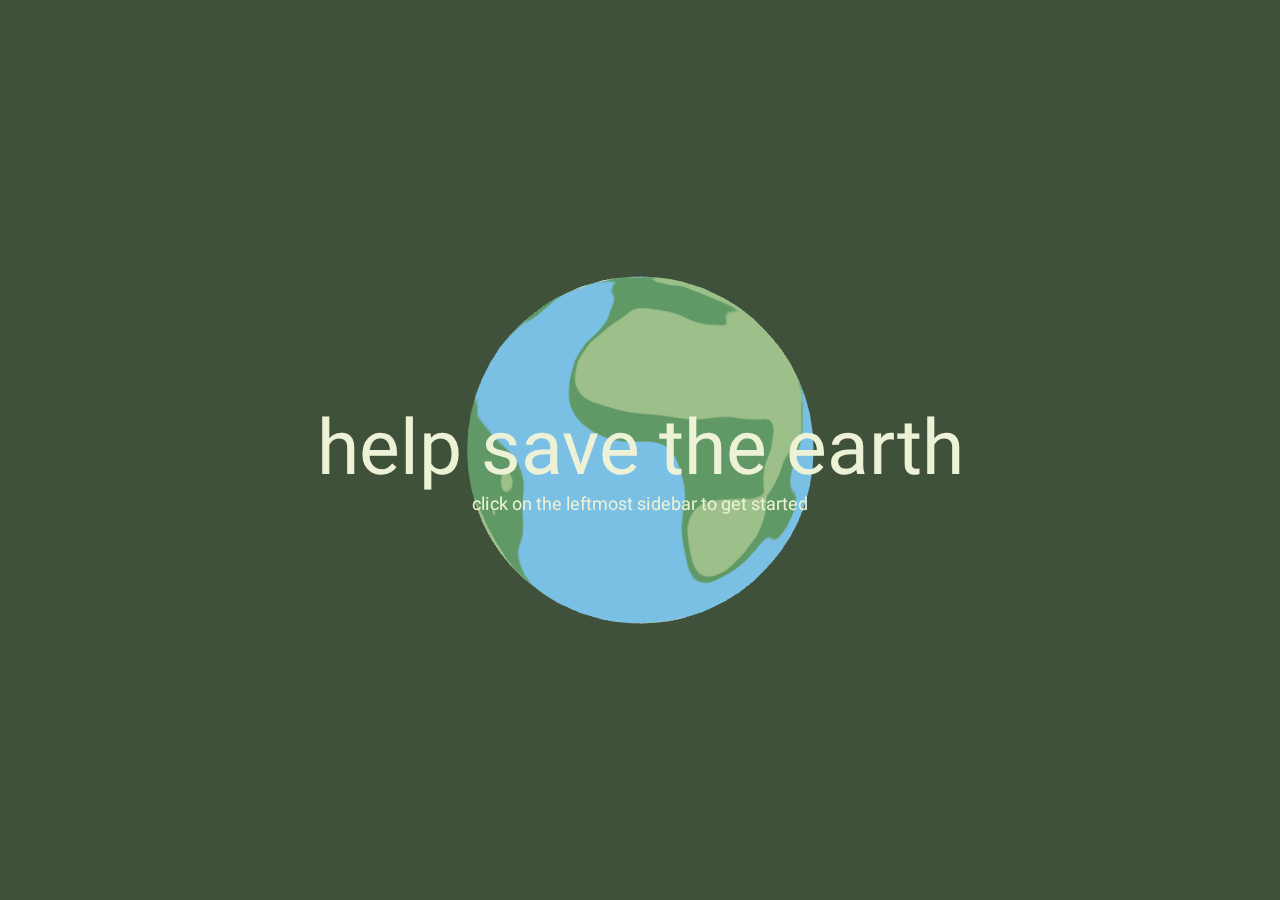
<file: pages/default.html>
﻿<!DOCTYPE html>
<html lang="en">
    <head>
        <meta charset="UTF-8" />
        <meta name="viewport" content="width=device-width, initial-scale=1.0" />
        <link rel="stylesheet" href="../css/vars.css" />
        <link rel="stylesheet" href="../css/shared.css" />
        <link rel="stylesheet" href="../css/pages/default.css" />
        <link rel="icon" href="./favicon.ico" type="image/x-icon" />

        <title>hi hungry</title>
    </head>
    <body>
        <script src="../js/libraries/threejs/three.min.js"></script>

        <script type="importmap">
            {
                "imports": {
                    "three": "../js/libraries/threejs/three.module.js",
                    "three/addons/": "../js/libraries/threejs/jsm/"
                }
            }
        </script>

        <div class="title">
            help <span>save</span> the earth
        </div>
        <div class="description"><span class="just-mobile-things"></span></div>

        <script src="../js/pages/default.js" type="module"></script>
    </body>
</html>
</file>
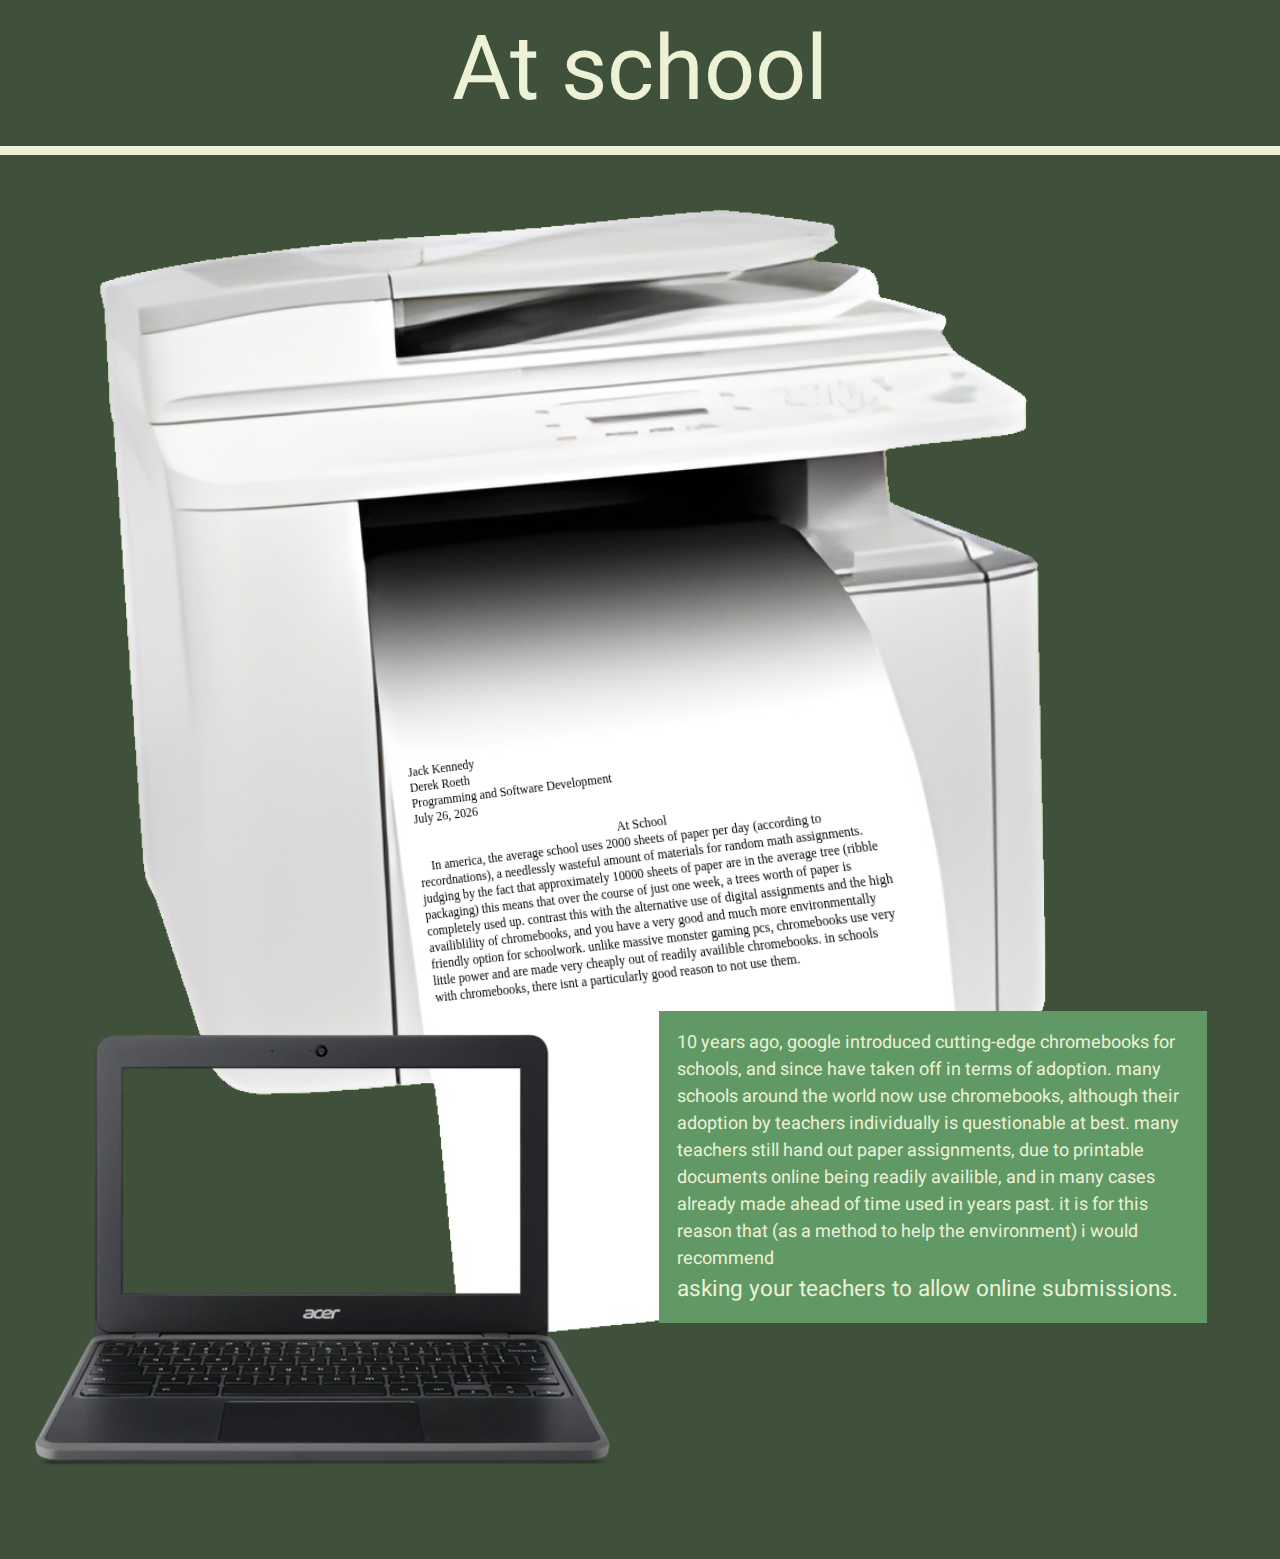
<file: pages/school.html>
﻿<!DOCTYPE html>
<html lang="en">
    <head>
        <meta charset="UTF-8" />
        <meta name="viewport" content="width=device-width, initial-scale=1.0" />
        <link rel="stylesheet" href="../css/vars.css" />
        <link rel="stylesheet" href="../css/shared.css" />
        <link rel="stylesheet" href="../css/pages/shared.css" />
        <link rel="stylesheet" href="../css/pages/school.css" />
        <link rel="icon" href="./favicon.ico" type="image/x-icon" />

        <title>hi hungry</title>
    </head>
    <body>
        <div class="page-top-spacer"></div>
        <div class="title">At school</div>
        <div class="page-horizontal-line"></div>

        <div class="big-printer-thing">
            <img
                src="../assets/pages/school/printer/printer.png"
                class="main-largest-printer"
            />
            <div class="printer-text-container">
                <div class="main-largest-printer-text">
                    Jack Kennedy<br>
                    Derek Roeth<br>
                    Programming and Software Development<br>
                    <span id="mla-date"></span><br>
                    <br> <!--mla has an empty sapce here-->
                    <div class="mla-title">At School</div>
                    &nbsp;&nbsp;&nbsp;&nbsp;In america, the average school uses 2000 sheets of paper per day (according to recordnations), a needlessly wasteful amount of materials for random math assignments. judging by the fact that approximately 10000 sheets of paper are in the average tree (ribble packaging) this means that over the course of just one week, a trees worth of paper is completely used up. contrast this with the alternative use of digital assignments and the high availiblility of chromebooks, and you have a very good and much more environmentally friendly option for schoolwork. unlike massive monster gaming pcs, chromebooks use very little power and are made very cheaply out of readily availible chromebooks. in schools with chromebooks, there isnt a particularly good reason to not use them.
                </div>
            </div>
        </div>

        <div class="chromebook-container">
            <div class="chromebook-img-container">
                <img src="../assets/pages/school/chromebook/chromebook.png">
            </div>

            <div class="chromebook-video-container">
                <iframe class="chromebook-video" src="https://www.youtube.com/embed/mSbZQNJwPuI" title="Chromebooks for Education Overview" frameborder="0" allow="accelerometer; autoplay; clipboard-write; encrypted-media; gyroscope; picture-in-picture; web-share" allowfullscreen></iframe>
            </div>
        </div>
        
        <div class="document-container">
            <div class="document">
                10 years ago, google introduced cutting-edge chromebooks for schools, and since have taken off in terms of adoption. many schools around the world now use chromebooks, although their adoption by teachers individually is questionable at best. many teachers still hand out paper assignments, due to printable documents online being readily availible, and in many cases already made ahead of time used in years past. it is for this reason that (as a method to help the environment) i would recommend<br><span class="document-larger-text">asking your teachers to allow online submissions.</span><br>
            </div>
        </div>

        <script src="../js/pages/school.js" type="module"></script>
    </body>
</html>
</file>
<file: css/vars.css>
:root {
    --text-color: #EDF1D6; /*#E1DCDC;*/
    --background-color: #40513B; /*#313131;*/
    --darkest-color: #40513B; /*#1E2323*/
    --really-epic-color: #609966;
    --hover-color: #9DC08B;

    --gold: rgb(255, 204, 0);
}
</file>
<file: css/shared.css>
/*#region font*/

@import url('https://fonts.googleapis.com/css2?family=Roboto:wght@900&display=swap');
@import url('https://fonts.googleapis.com/css2?family=Heebo:wght@900&display=swap');

body {
    font-family: 'Heebo', 'Roboto', sans-serif;
    color: var(--text-color);
}

/*#endregion font*/

/*#region background*/

html, body {
    background-color: var(--background-color);
    margin: 0;
}

/*#endregion background*/

/*#region fade in on load*/

* {
    animation: entrance 750ms; 
}

@keyframes entrance {
    0% {
        opacity: 0;
    }
    100% {
        opacity: 1;
    }
}

/*#endregion fade in on load*/

/*#region force left align*/

.leftalign {
    display: inline-block;
}

/*#endregion force left align*/

/*#region pretty links*/

a {
    color: var(--text-color);
    text-decoration: none;
    transition: color 400ms;
}

a:hover {
    color:white;
}

/*#endregion pretty links*/



/*

##===============================##
|| guru meditation; keep it calm ||
##===============================##

*/
</file>
<file: css/pages/default.css>
#c {
    position: fixed;
    transition: 400ms;
    z-index: 0;
    image-rendering: optimizeQuality;
}

div.title:hover ~ #c {
    transform: scale(1.1);
}

* {
    overflow: hidden;
}

div.title {
    position: fixed;
    left: 50vw;
    top: 50vh;
    transform: translate(-50%, -50%);
    z-index: 1;
    text-align: center;
    transition: 400ms;
    font-size: 6vw;
    user-select: none;
    width: max-content;
}

div.title:hover {
    transform: translate(-50%, -50%) scale(1.1);
}

div.title > span {
    transition: 400ms;
}

div.title:hover > span {
    font-size: 150%;
    text-shadow: rgb(255, 204, 0) 0.25vh 0 2.5vh;
}

div.description {
    position: fixed;
    left: 50vw;
    top: 56vh;
    transform: translate(-50%, -50%);
    z-index: 1;
    transition: 400ms;
    user-select: none;
    font-size: 2vh;
}

div.title:hover ~ div.description {
    top: 58vh;
    font-size: 2.4vh;
}

div.description > span:before {
    content: "click on the leftmost sidebar to get started";
}

@media (pointer:none), (pointer:coarse) {
    div.description > span:before {
        content: "tap the arrows to learn more";
    }
}
</file>
<file: css/pages/shared.css>
html {
    overflow-x: hidden;
}

div.title {
    font-size: 10vh;
    text-align: center;
}

div.page-top-spacer {
    height: 0.6vh;
}

div.page-horizontal-line {
    width: 100vw;
    height: 1vh;
    margin-top: 1vh;
    background-color: var(--text-color);
}

/*

@media (max-aspect-ratio: 1/1) { /* on vertically oriented devices */
/*    div.title {

    }
}

@media (min-aspect-ratio: 1/1) { /* on horizontally oriented devices */
/*    div.title {

    }
}

*/

@media (min-aspect-ratio: 21/9) { /* ULTRAWIDE */
    div.title {
        text-align: center;
    }
}
</file>
<file: css/pages/school.css>
.main-largest-printer {
    width: 90vw;
    margin: auto;
    position: absolute;
}

.main-largest-printer-text {
    color: black;
    font-family: 'Times New Roman', Times, serif;
    position: absolute;
    left: 32vw;
    top: 46vw;
    transform: scaleX(1) scaleY(1) scaleZ(1) rotateX(9deg) rotateY(-8deg) rotateZ(-10deg);
    font-size: 1vw;
    width: 37vw;
}

.printer-text-container {
    perspective: 1000px;
    perspective-origin: 50% 50%;
}

.mla-title {
    text-align: center;
}

.big-printer-thing {
    position: relative;
}

/*#region chromebook*/

.chromebook-container {
    position: relative;
    top: 67vw;
    width: 50vw;
}

.chromebook-img-container {
    position: absolute;
    width: 50vw;
}

.chromebook-img-container > img {
    width: 100%;
}

.chromebook-video {
    position: absolute;
    top: 4.33vw;
    left: 9.55vw;
    width: 31.3vw;
    
    aspect-ratio: 16/9;
}

.chromebook-video-container {
    position: absolute;
}

/*#endregion chromebook*/

/*#region document*/

.document-container {
    position: absolute;
    background-color: var(--really-epic-color);
    padding: 2vh;

    font-size: 2vh;
}

/*#endregion document*/

@media (max-aspect-ratio: 1/1) {
    /* on vertically oriented devices */
    
    .document-container {
        top: calc(67vw + 12vw + 50vw);
        width: 80vw;
        left: 50vw;
        transform: translateX(-50%);
    }

    .document-larger-text {
        font-size: 3.5vw;
        text-align: justify;
    }
}

@media (min-aspect-ratio: 1/1) {
    /* on horizontally oriented devices */

    .document-container {
        top: calc(67vw + 12vw);
        width: 40vw;
        left: 51.5vw;
    }

    .document-larger-text {
        font-size: 1.76vw;
        text-align: justify;
    }
}

@media (min-aspect-ratio: 21/9) {
    /* ULTRAWIDE */

    
}

@media (max-aspect-ratio: 1/2) {
    /* ULTRATALL */

    
}
</file>
